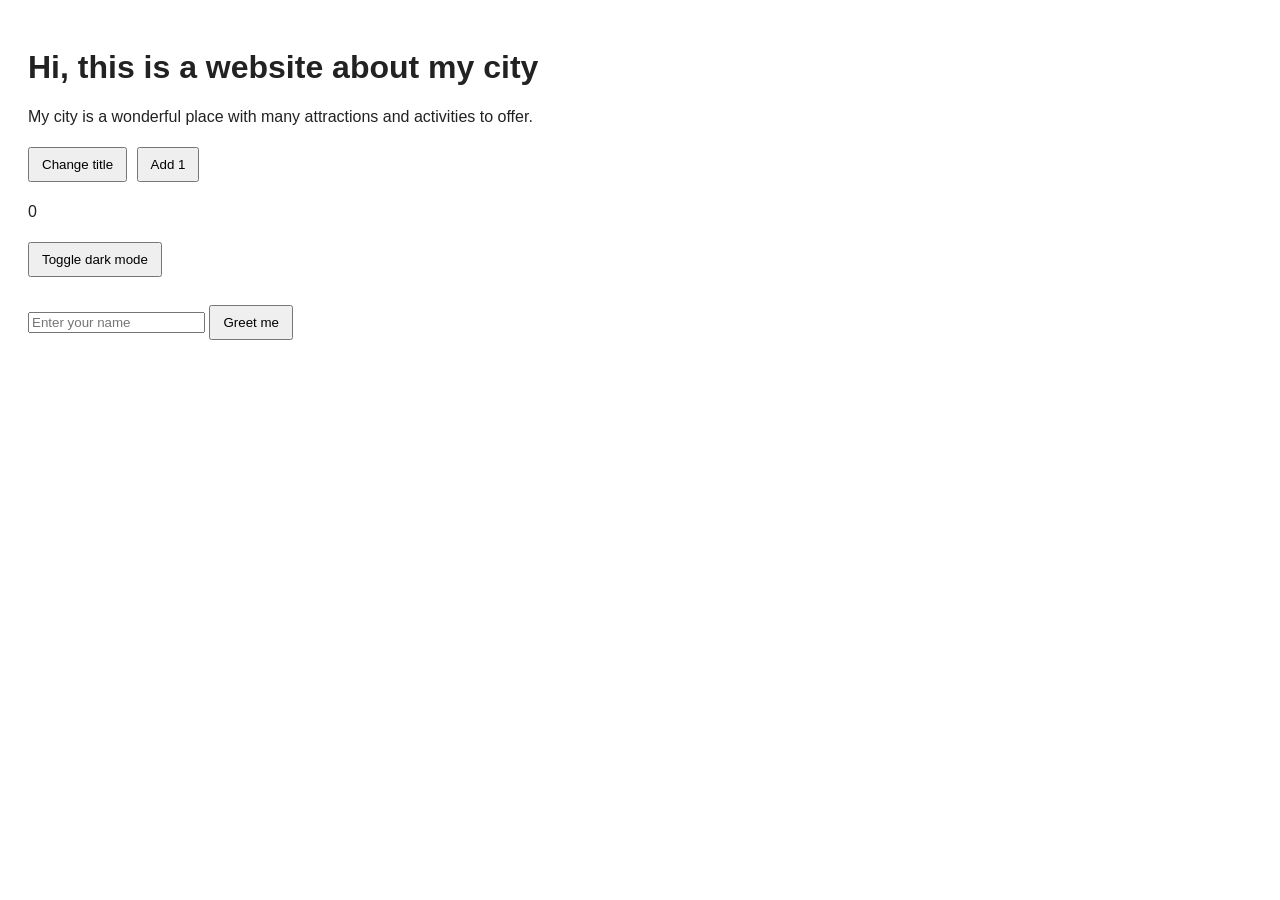
<file: class-3/homework/04_interactive_site/index.html>
<!--
Homework 4: A small interactive site
------------------------------------------------------------
TOPICS: HTML, CSS, JavaScript in separate files, the DOM, events

PROBLEM
Build a small site about anything you like: your hobby, your city, a favourite
food, a study plan. Keep it SIMPLE. We are checking that it works, not how big
it is. Three files: index.html, style.css, script.js (already linked below).

YOUR SITE NEEDS (all in the same page)
  1. A heading and a short paragraph about your topic.
  2. A "Change title" button that changes the heading text.
  3. A counter: a button that adds 1 to a number shown on the page each click.
  4. A dark mode button that switches a CSS class on the body
     (document.body.classList.toggle("dark")).
  5. A text input and a "Greet me" button that shows "Hello, <name>!" in a
     paragraph (input.value gives the text). If the input is empty, show
     "Please type your name".
  6. style.css: a few rules only (a font, colours, some spacing) plus a
     .dark class with different colours.

STRETCH (only if you want more)
  - A to-do list: type text, click Add, and the text appears in a list.

OPEN IT
  Mac:      open index.html        (or double-click the file)
  Windows:  start index.html       (or double-click the file)
  Open DevTools (Console) and make sure there are no red errors.

HINTS
  document.getElementById("id")   finds an element
  element.textContent = "..."     changes its text
  element.addEventListener("click", () => { ... })   runs code on a click
  input.value                     the text typed in an input box
------------------------------------------------------------
-->
<!DOCTYPE html>
<html>
  <head>
    <meta charset="utf-8" />
    <title>My site</title>
    <link rel="stylesheet" href="style.css" />
  </head>
  <body>
    <!-- Write your HTML below this line -->

    <h1>Hi, this is a website about my city</h1>
    <p>My city is a wonderful place with many attractions and activities to offer.</p>
    <button id="changeTitle">Change title</button>
    <button id="counter">Add 1</button>
    <p id="count">0</p>

    <button id="darkMode">Toggle dark mode</button>

    <br /><br />

    <input id="nameInput" type="text" placeholder="Enter your name" />
    <button id="greet">Greet me</button>
     <p id="greeting"> </p>
     


    <script src="script.js"></script>
  </body>
</html>
</file>
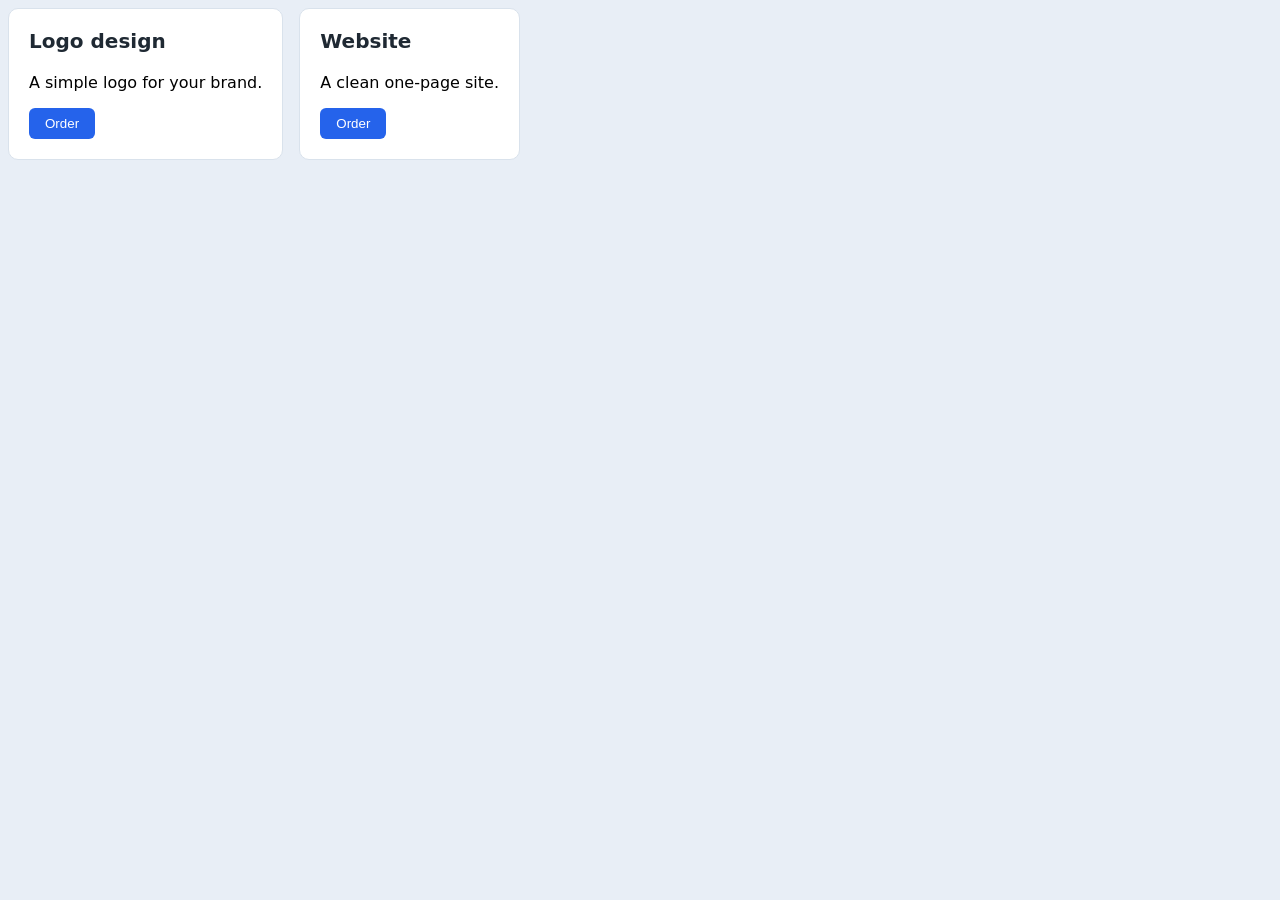
<file: class-5/live-practice/02_style_a_card/index.html>
<!--
Live practice 2: Change the style (10 minutes)
------------------------------------------------------------
TOPICS: color, background, font-size, border-radius

PROBLEM
The HTML and style.css are both done. Open index.html in the browser,
then change values in style.css. After each change: save, refresh.
  1. body: change the background colour of the page.
  2. h3: change the colour and the font-size.
  3. button: change the background colour.
  4. .card: change the border-radius (try 0px, then 30px).

TIP
  Try each value in DevTools (Inspect, Styles panel) before you write it.
  Colours: names (tomato, teal) or hex codes (#2563eb).

EXPECTED OUTPUT
  The same two cards, but with your own colours and sizes.
------------------------------------------------------------
-->
<!DOCTYPE html>
<html lang="en">
  <head>
    <meta charset="utf-8" />
    <meta name="viewport" content="width=device-width, initial-scale=1" />
    <title>Style a card</title>
    <link rel="stylesheet" href="style.css" />
  </head>
  <body>
    <div class="row">
      <div class="card">
        <h3>Logo design</h3>
        <p>A simple logo for your brand.</p>
        <button>Order</button>
      </div>
      <div class="card">
        <h3>Website</h3>
        <p>A clean one-page site.</p>
        <button>Order</button>
      </div>
    </div>
  </body>
</html>
</file>
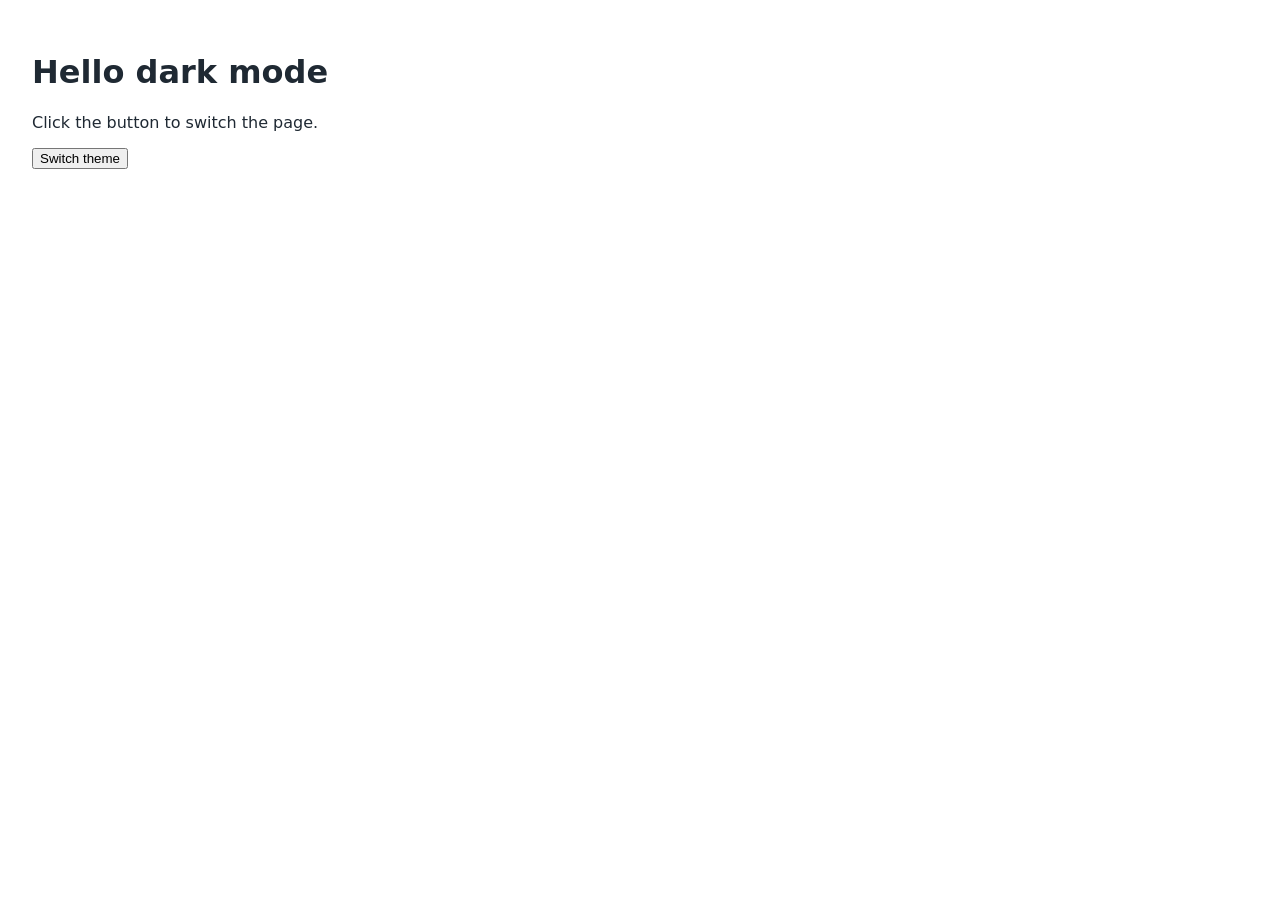
<file: class-5/live-practice/03_dark_mode/index.html>
<!--
Live practice 3: Change the dark mode (10 minutes)
------------------------------------------------------------
TOPICS: body.dark, background, color, classList.toggle

PROBLEM
The page and script.js already work. Open index.html in the browser and click
the button. Then change values below. After each change: save, refresh, click.
  1. In the <style> below: change the background of body.dark.
  2. Change the color of body.dark (the text colour).
  3. Change the button label (the text between <button> and </button>).

TIP
  JavaScript only switches the class "dark". The CSS does all the looks.

EXPECTED OUTPUT
  Your own dark colours and button label. No red errors in the Console.
------------------------------------------------------------
-->
<!DOCTYPE html>
<html lang="en">
  <head>
    <meta charset="utf-8" />
    <meta name="viewport" content="width=device-width, initial-scale=1" />
    <title>Dark mode</title>
    <style>
      body {
        font-family: system-ui, sans-serif;
        background: white;
        color: #1f2933;
        padding: 24px;
      }
      body.dark {
        background: #0f172a;     /* CHANGE ME: dark background */
        color: #f8fafc;          /* CHANGE ME: dark text colour */
      }
    </style>
  </head>
  <body>
    <h1>Hello dark mode</h1>
    <p>Click the button to switch the page.</p>
    <button id="theme-btn">Switch theme</button>   <!-- CHANGE ME: the label -->

    <script src="script.js"></script>
  </body>
</html>
</file>
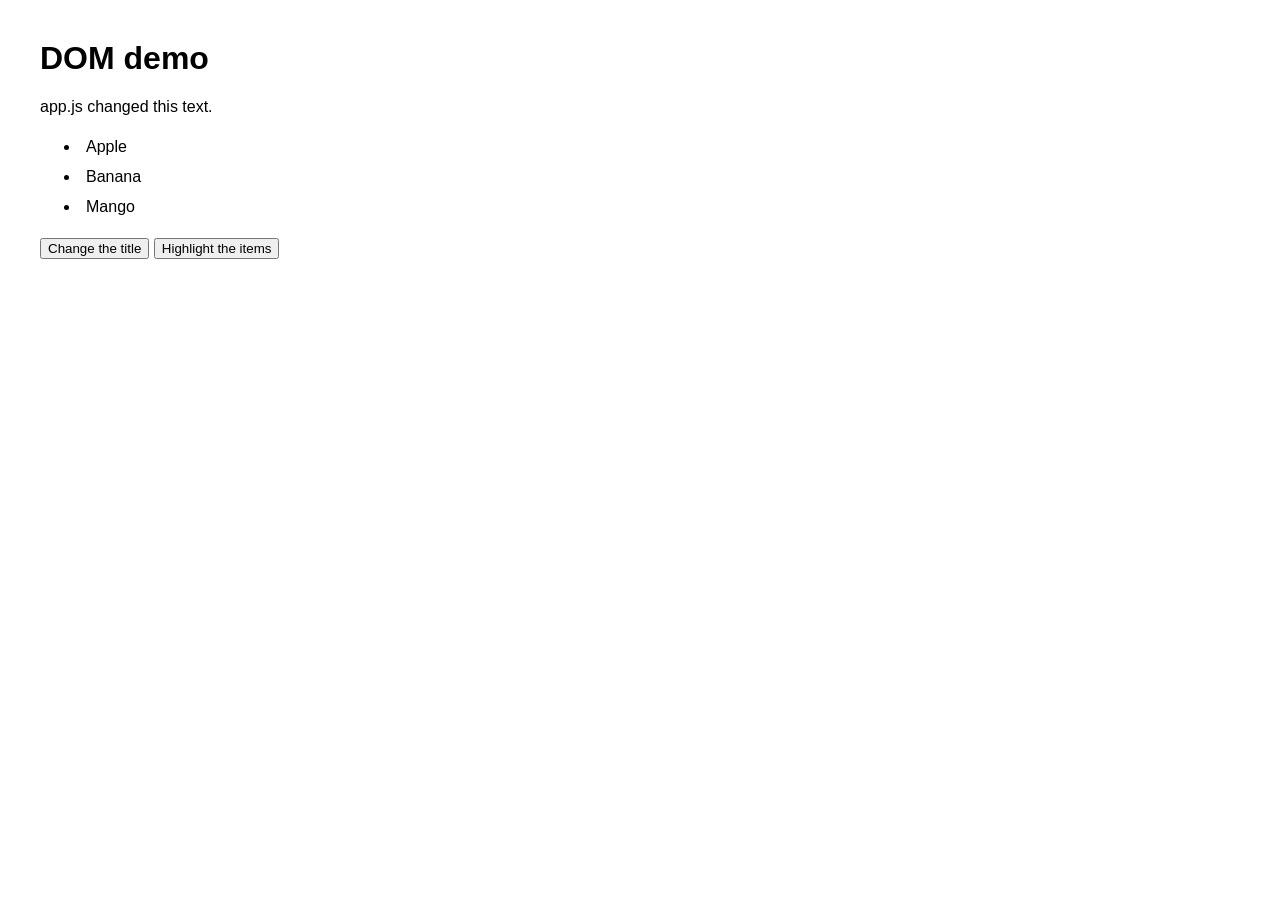
<file: class-3/docs/lecture/08_dom/index.html>
<!-- index.html - the DOM demo page. The JavaScript is in app.js. -->
<!DOCTYPE html>
<html>
  <head>
    <meta charset="utf-8" />
    <title>DOM demo</title>
    <style>
      body { font-family: Arial, sans-serif; margin: 40px; }
      .item { padding: 6px; }
      .highlight { background: gold; }   /* app.js adds and removes this class */
    </style>
  </head>
  <body>
    <h1 id="title">DOM demo</h1>
    <p id="info">Open the Console and read what app.js prints.</p>

    <ul>
      <li class="item">Apple</li>
      <li class="item">Banana</li>
      <li class="item">Mango</li>
    </ul>

    <button id="changeBtn">Change the title</button>
    <button id="highlightBtn">Highlight the items</button>

    <script src="app.js"></script>
  </body>
</html>
</file>
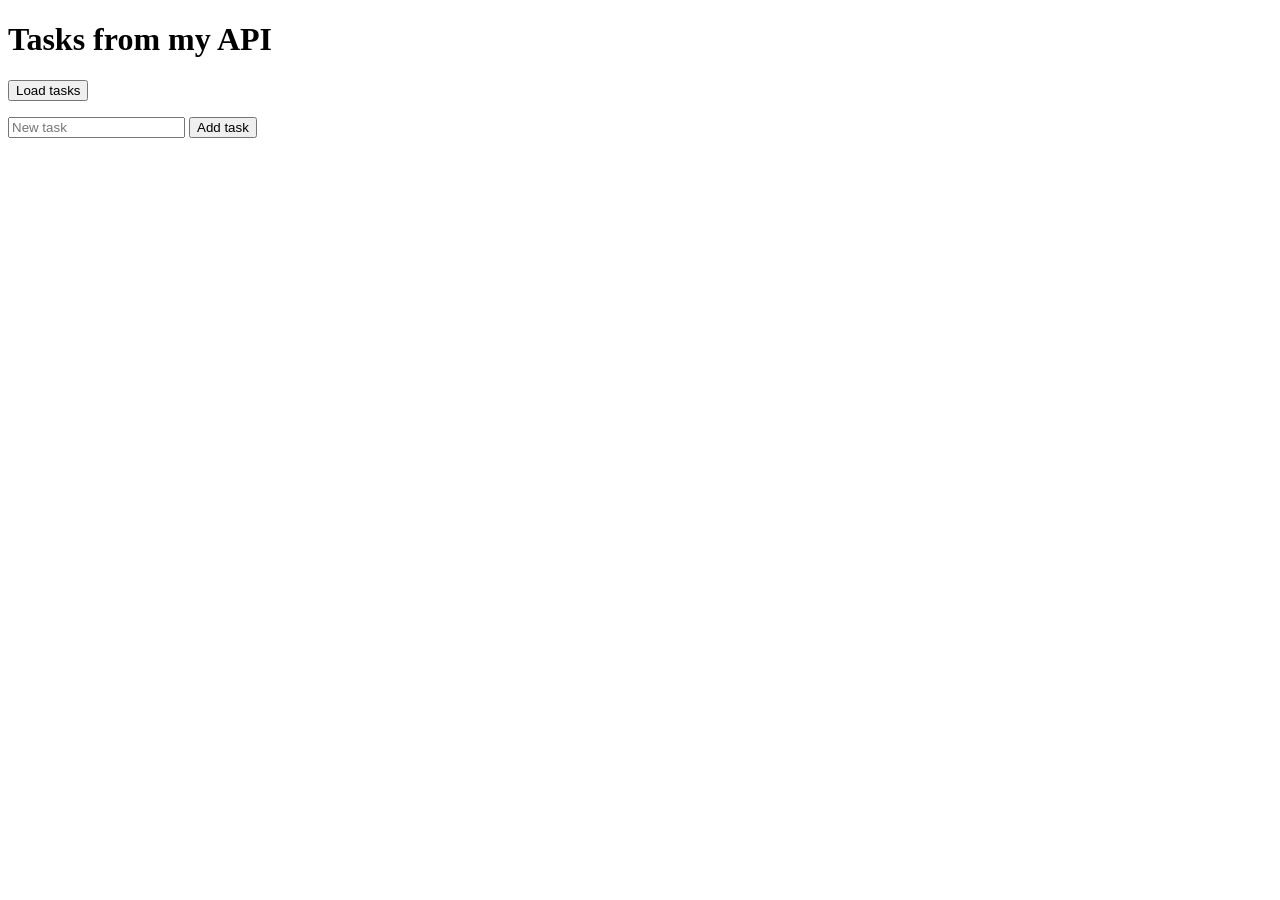
<file: class-4/docs/lecture/08_fetch_from_a_page/index.html>
<!DOCTYPE html>
<html>
  <head>
    <meta charset="UTF-8" />
    <title>Tasks from my API</title>
  </head>
  <body>
    <h1>Tasks from my API</h1>
    <button id="load">Load tasks</button>
    <ul id="list"></ul>

    <input id="title" placeholder="New task" />
    <button id="add">Add task</button>

    <script>
      const API = "http://127.0.0.1:8000";
      const list = document.getElementById("list");

      async function loadTasks() {
        const response = await fetch(API + "/tasks");
        const tasks = await response.json();
        list.innerHTML = "";
        for (const task of tasks) {
          const li = document.createElement("li");
          li.textContent = task.title + (task.done ? " (done)" : "");
          list.appendChild(li);
        }
      }

      async function addTask() {
        const input = document.getElementById("title");
        await fetch(API + "/tasks", {
          method: "POST",
          headers: { "Content-Type": "application/json" },
          body: JSON.stringify({ title: input.value }),
        });
        input.value = "";
        loadTasks();
      }

      document.getElementById("load").addEventListener("click", loadTasks);
      document.getElementById("add").addEventListener("click", addTask);
    </script>
  </body>
</html>
</file>
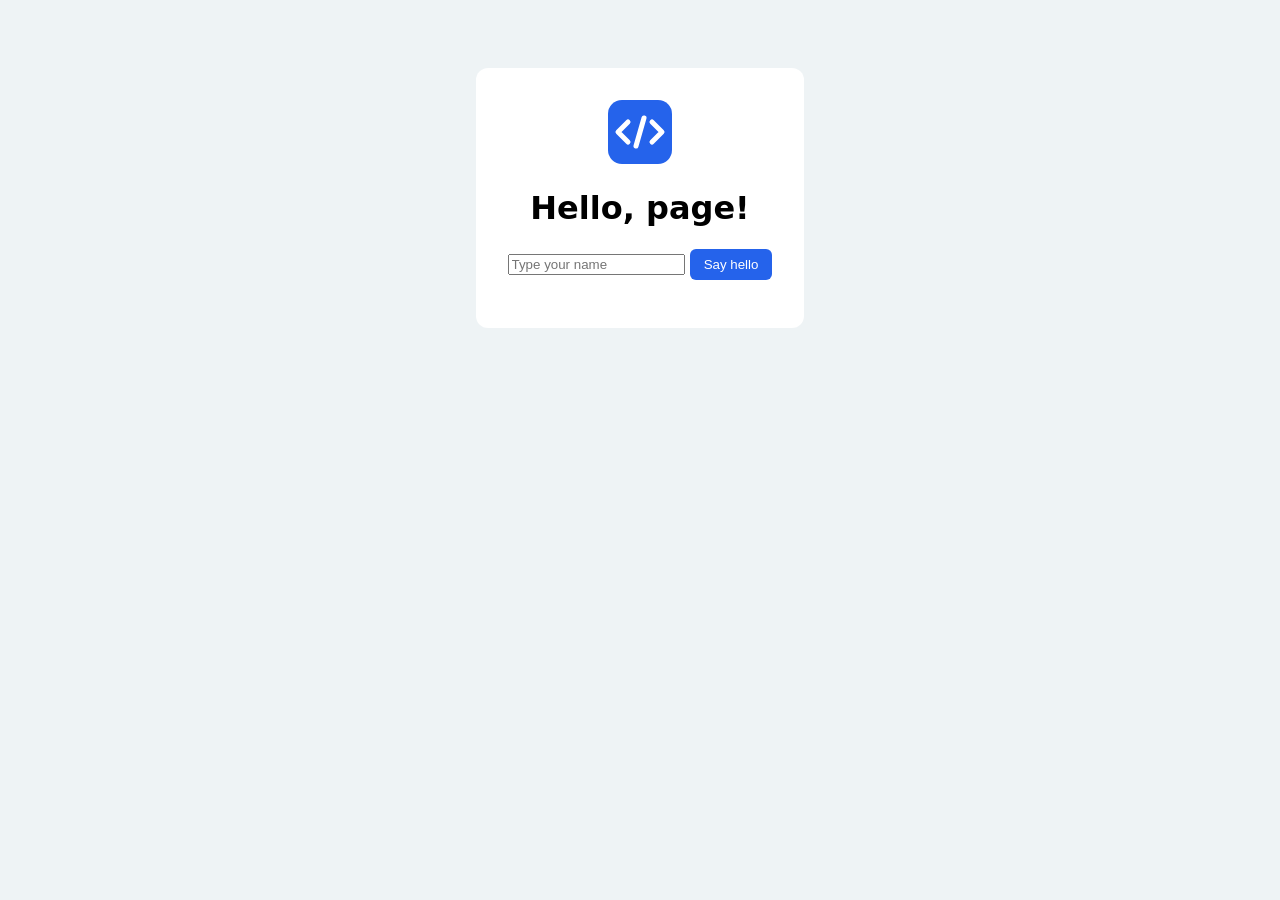
<file: class-5/docs/lecture/01_web_page/index.html>
<!DOCTYPE html>
<html lang="en">
  <head>
    <meta charset="utf-8" />
    <meta name="viewport" content="width=device-width, initial-scale=1" />
    <title>Hello page</title>
    <link rel="stylesheet" href="style.css" />
  </head>
  <body>
    <main class="box">
      <img src="images/logo.svg" alt="Logo" width="64" height="64" />
      <h1 id="title">Hello, page!</h1>
      <input id="name-input" type="text" placeholder="Type your name" />
      <button id="greet-btn">Say hello</button>
      <p id="output"></p>
    </main>

    <script src="script.js"></script>
  </body>
</html>
</file>
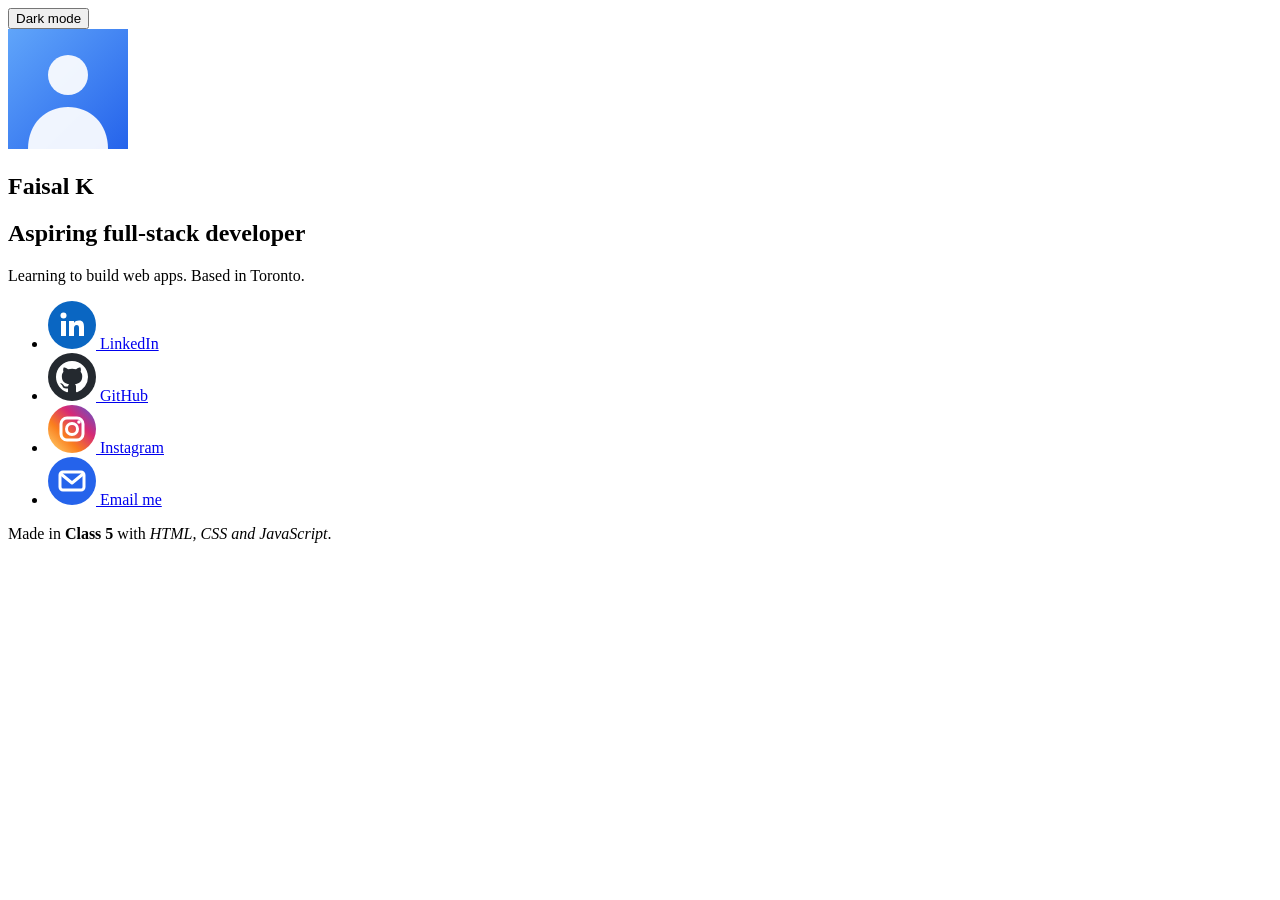
<file: class-5/docs/lecture/02_html/index.html>
<!DOCTYPE html>
<html lang="en">
  <head>
    <meta charset="utf-8" />
    <meta name="viewport" content="width=device-width, initial-scale=1" />
    <title>Faisal K | Links</title>
  </head>
  <body>
    <main class="page">
      <div class="top-bar">
        <button id="theme-btn" type="button">Dark mode</button>
      </div>

      <article class="card">
        <header class="profile">
          <img class="avatar" src="images/avatar.svg" alt="Photo of Faisal K" />
          <h1>Faisal K</h1>
          <h2 class="role">Aspiring full-stack developer</h2>
          <p class="bio">Learning to build web apps. Based in Toronto.</p>
        </header>

        <nav>
          <ul class="links">
            <li>
              <a class="link" href="https://www.linkedin.com/" target="_blank" rel="noopener">
                <img src="images/linkedin.svg" alt="" />
                <span>LinkedIn</span>
              </a>
            </li>
            <li>
              <a class="link" href="https://github.com/" target="_blank" rel="noopener">
                <img src="images/github.svg" alt="" />
                <span>GitHub</span>
              </a>
            </li>
            <li>
              <a class="link" href="https://www.instagram.com/" target="_blank" rel="noopener">
                <img src="images/instagram.svg" alt="" />
                <span>Instagram</span>
              </a>
            </li>
            <li>
              <a class="link" href="mailto:you@example.com">
                <img src="images/email.svg" alt="" />
                <span>Email me</span>
              </a>
            </li>
          </ul>
        </nav>

        <footer class="footer">
          <p>Made in <strong>Class 5</strong> with <em>HTML, CSS and JavaScript</em>.</p>
        </footer>
      </article>
    </main>
  </body>
</html>
</file>
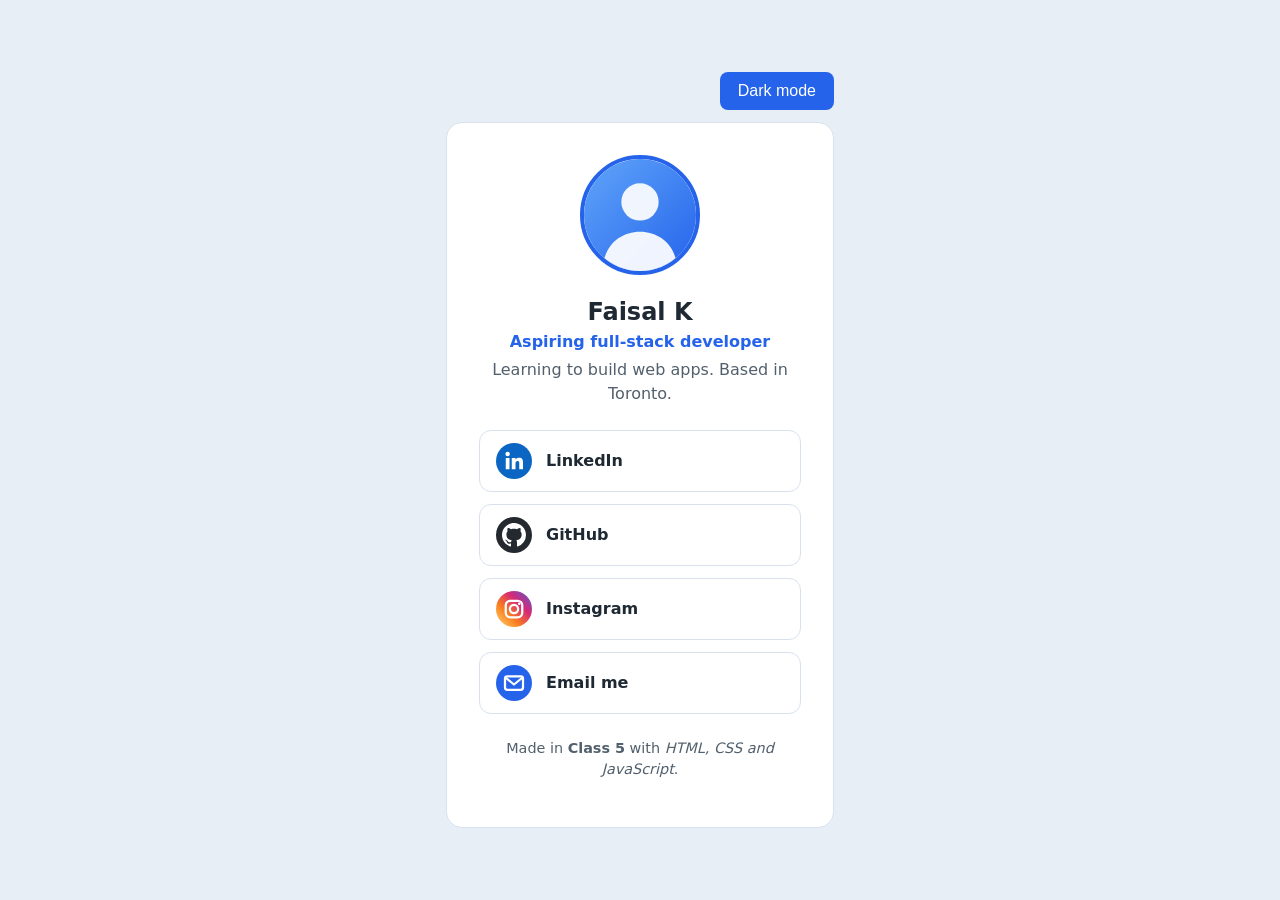
<file: class-5/docs/lecture/03_css/index.html>
<!DOCTYPE html>
<html lang="en">
  <head>
    <meta charset="utf-8" />
    <meta name="viewport" content="width=device-width, initial-scale=1" />
    <title>Faisal K | Links</title>
    <link rel="stylesheet" href="style.css" />
  </head>
  <body>
    <main class="page">
      <div class="top-bar">
        <button id="theme-btn" type="button">Dark mode</button>
      </div>

      <article class="card">
        <header class="profile">
          <img class="avatar" src="images/avatar.svg" alt="Photo of Faisal K" />
          <h1>Faisal K</h1>
          <h2 class="role">Aspiring full-stack developer</h2>
          <p class="bio">Learning to build web apps. Based in Toronto.</p>
        </header>

        <nav>
          <ul class="links">
            <li>
              <a class="link" href="https://www.linkedin.com/" target="_blank" rel="noopener">
                <img src="images/linkedin.svg" alt="" />
                <span>LinkedIn</span>
              </a>
            </li>
            <li>
              <a class="link" href="https://github.com/" target="_blank" rel="noopener">
                <img src="images/github.svg" alt="" />
                <span>GitHub</span>
              </a>
            </li>
            <li>
              <a class="link" href="https://www.instagram.com/" target="_blank" rel="noopener">
                <img src="images/instagram.svg" alt="" />
                <span>Instagram</span>
              </a>
            </li>
            <li>
              <a class="link" href="mailto:you@example.com">
                <img src="images/email.svg" alt="" />
                <span>Email me</span>
              </a>
            </li>
          </ul>
        </nav>

        <footer class="footer">
          <p>Made in <strong>Class 5</strong> with <em>HTML, CSS and JavaScript</em>.</p>
        </footer>
      </article>
    </main>
  </body>
</html>
</file>
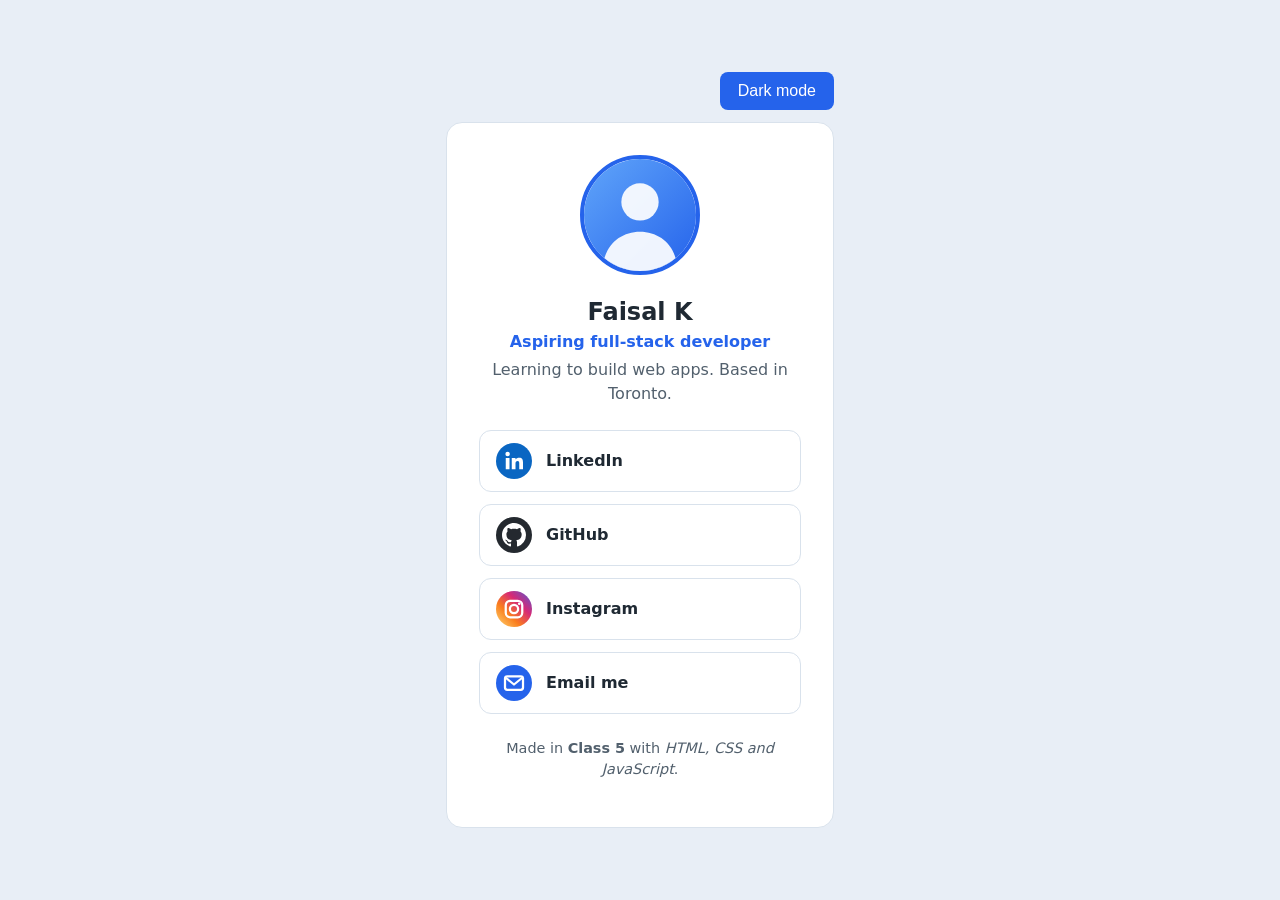
<file: class-5/docs/lecture/04_javascript/index.html>
<!DOCTYPE html>
<html lang="en">
  <head>
    <meta charset="utf-8" />
    <meta name="viewport" content="width=device-width, initial-scale=1" />
    <title>Faisal K | Links</title>
    <link rel="stylesheet" href="style.css" />
  </head>
  <body>
    <main class="page">
      <div class="top-bar">
        <button id="theme-btn" type="button">Dark mode</button>
      </div>

      <article class="card">
        <header class="profile">
          <img class="avatar" src="images/avatar.svg" alt="Photo of Faisal K" />
          <h1>Faisal K</h1>
          <h2 class="role">Aspiring full-stack developer</h2>
          <p class="bio">Learning to build web apps. Based in Toronto.</p>
        </header>

        <nav>
          <ul class="links">
            <li>
              <a class="link" href="https://www.linkedin.com/" target="_blank" rel="noopener">
                <img src="images/linkedin.svg" alt="" />
                <span>LinkedIn</span>
              </a>
            </li>
            <li>
              <a class="link" href="https://github.com/" target="_blank" rel="noopener">
                <img src="images/github.svg" alt="" />
                <span>GitHub</span>
              </a>
            </li>
            <li>
              <a class="link" href="https://www.instagram.com/" target="_blank" rel="noopener">
                <img src="images/instagram.svg" alt="" />
                <span>Instagram</span>
              </a>
            </li>
            <li>
              <a class="link" href="mailto:you@example.com">
                <img src="images/email.svg" alt="" />
                <span>Email me</span>
              </a>
            </li>
          </ul>
        </nav>

        <footer class="footer">
          <p>Made in <strong>Class 5</strong> with <em>HTML, CSS and JavaScript</em>.</p>
        </footer>
      </article>
    </main>

    <script src="script.js"></script>
  </body>
</html>
</file>
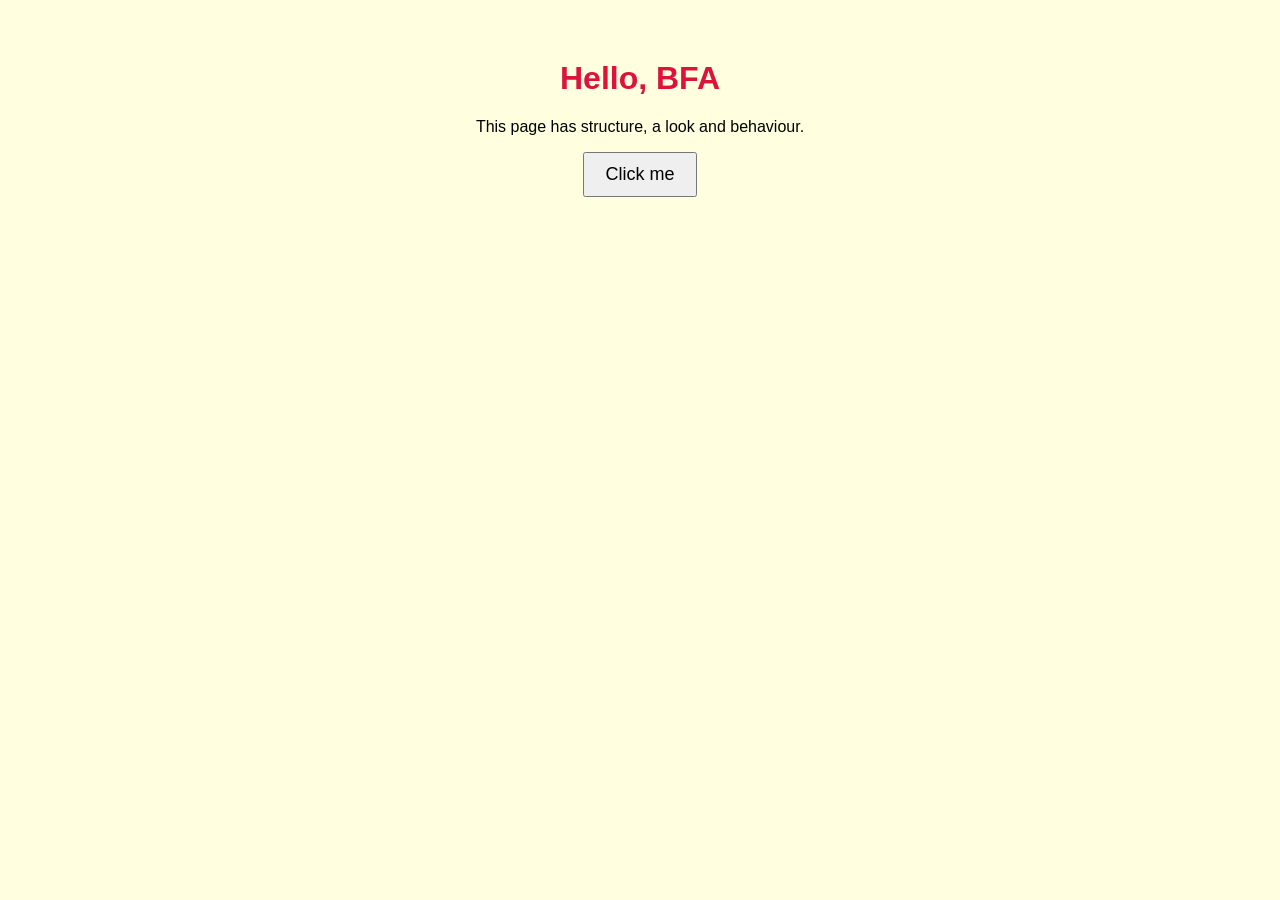
<file: class-3/docs/lecture/01_html_css_js/separate/index.html>
<!-- index.html - HTML: the structure (pillars and bricks) -->
<!-- It only says WHAT is on the page. It links the CSS and the JS files. -->
<!DOCTYPE html>
<html>
  <head>
    <meta charset="utf-8" />
    <title>My first page</title>
    <link rel="stylesheet" href="style.css" />   <!-- bring in the look -->
  </head>
  <body>
    <h1 id="title">Hello, BFA</h1>
    <p>This page has structure, a look and behaviour.</p>
    <button id="btn">Click me</button>

    <script src="script.js"></script>            <!-- bring in the behaviour -->
  </body>
</html>
</file>
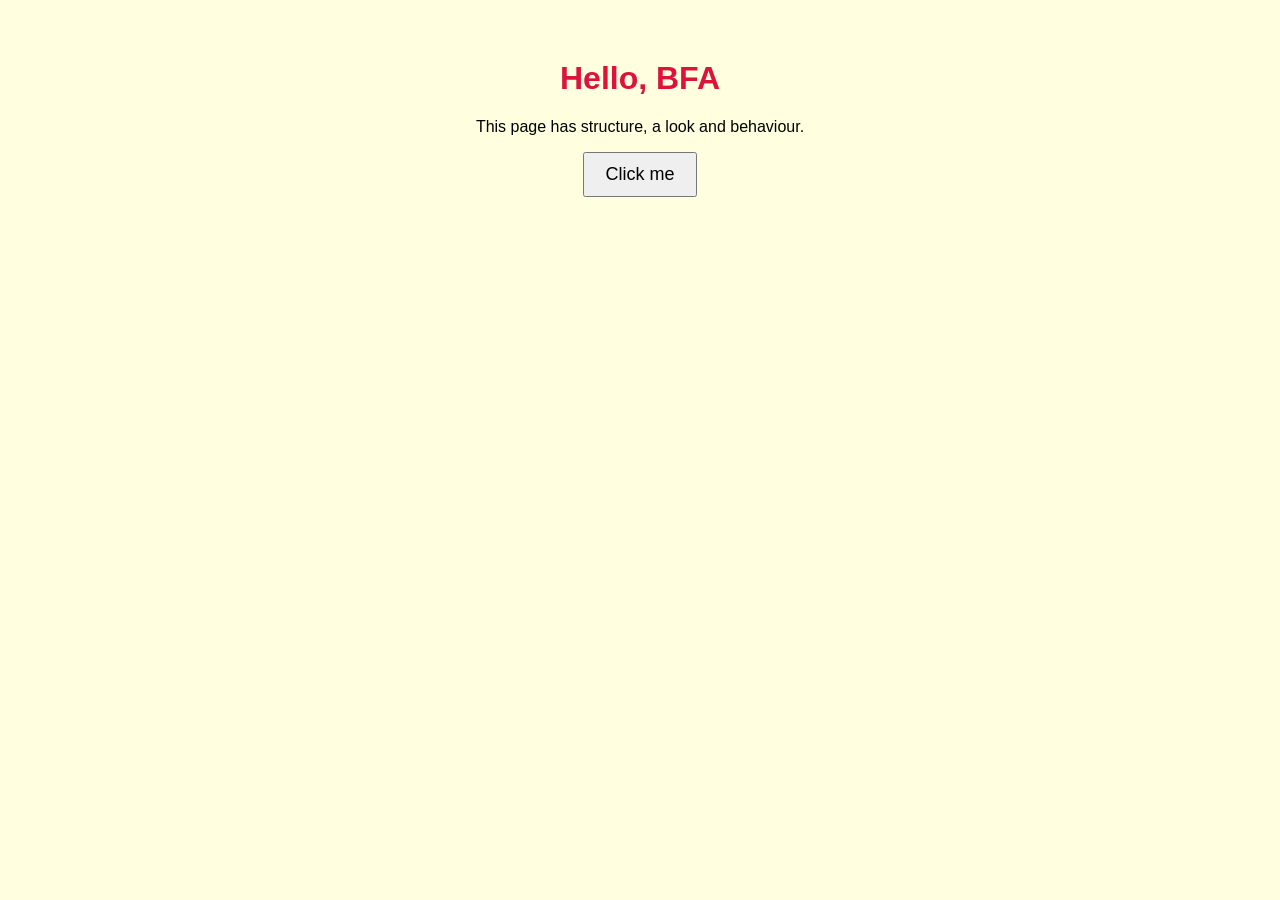
<file: class-3/docs/lecture/01_html_css_js/combined.html>
<!-- combined.html - the SAME page, with everything inside ONE file -->
<!-- HTML in the body, CSS in <style>, JavaScript in <script>. It works the same. -->
<!-- Fine for small demos. Real projects split into separate files (see the separate folder). -->
<!DOCTYPE html>
<html>
  <head>
    <meta charset="utf-8" />
    <title>My first page</title>

    <style>
      /* CSS: the look */
      body {
        font-family: Arial, sans-serif;
        background: lightyellow;
        text-align: center;
        margin-top: 60px;
      }
      h1 {
        color: crimson;
      }
      button {
        font-size: 18px;
        padding: 10px 20px;
        cursor: pointer;
      }
    </style>
  </head>
  <body>
    <!-- HTML: the structure -->
    <h1 id="title">Hello, BFA</h1>
    <p>This page has structure, a look and behaviour.</p>
    <button id="btn">Click me</button>

    <script>
      // JavaScript: the behaviour
      const title = document.querySelector("#title");
      const btn = document.querySelector("#btn");

      btn.addEventListener("click", () => {
        title.textContent = "You clicked the button!";
        console.log("button clicked");
      });
    </script>
  </body>
</html>
</file>
<file: class-3/homework/04_interactive_site/style.css>
/* Homework 4: style.css
   A few simple rules only: a font, colours and spacing.
   Add a .dark class for dark mode (different background and text colour). */

body {
  font-family: Arial, sans-serif;
  background: white;
  color: #222;
  padding: 20px;
}

button {
  margin: 5px 5px 5px 0;
  padding: 8px 12px;
}

body.dark {
  background: #1e1e1e;
  color: #f0f0f0;
}
</file>
<file: class-5/live-practice/02_style_a_card/style.css>
/* Live practice 2: change the values marked CHANGE ME, save, refresh. */

body {
  font-family: system-ui, sans-serif;
  background: #e8eef6;          /* CHANGE ME: page background colour */
}

.row {
  display: flex;
  gap: 16px;
}

.card {
  background: white;
  padding: 20px;
  border: 1px solid #d9e2ec;
  border-radius: 10px;          /* CHANGE ME: try 0px, then 30px */
  max-width: 300px;
}

h3 {
  margin-top: 0;
  color: #1f2933;               /* CHANGE ME: heading colour */
  font-size: 20px;              /* CHANGE ME: heading size */
}

button {
  background: #2563eb;          /* CHANGE ME: button colour */
  color: white;
  border: none;
  border-radius: 6px;
  padding: 8px 16px;
  cursor: pointer;
}

button:hover {
  opacity: 0.8;
}
</file>
<file: class-5/docs/lecture/01_web_page/style.css>
/* The CSS file: how the page looks. */
body {
  font-family: system-ui, sans-serif;
  background: #eef3f5;
  display: flex;
  justify-content: center;
  padding-top: 60px;
}

.box {
  background: white;
  padding: 32px;
  border-radius: 12px;
  text-align: center;
}

button {
  background: #2563eb;
  color: white;
  border: none;
  border-radius: 6px;
  padding: 8px 14px;
  cursor: pointer;
}
</file>
<file: class-5/docs/lecture/03_css/style.css>
/* ===== Part 1: the basics (colours, fonts, spacing) ===== */

/* Variables: one place to change a colour for the whole page */
:root {
  --bg: #e8eef6;
  --card: #ffffff;
  --text: #1f2933;
  --muted: #52606d;
  --brand: #2563eb;
  --border: #d9e2ec;
}

/* Make width and height include padding and border (easier maths) */
* {
  box-sizing: border-box;
}

body {
  margin: 0;
  font-family: system-ui, -apple-system, "Segoe UI", sans-serif;
  line-height: 1.5;
  background: var(--bg);
  color: var(--text);
}

.card {
  background: var(--card);
  border: 1px solid var(--border);
  border-radius: 16px;
  padding: 32px;
  text-align: center;
}

.avatar {
  width: 120px;
  height: 120px;
  border-radius: 50%;       /* 50% turns a square into a circle */
  object-fit: cover;        /* crop the photo, do not squash it */
  border: 4px solid var(--brand);
}

h1 {
  margin: 12px 0 0;
}

.role {
  margin: 0;
  font-size: 1rem;
  color: var(--brand);
}

.bio {
  color: var(--muted);
  margin: 4px 0 24px;
}

.link {
  padding: 12px 16px;
  border: 1px solid var(--border);
  border-radius: 12px;
  color: var(--text);
  font-weight: 600;
  text-decoration: none;    /* no underline */
}

.link:hover {
  border-color: var(--brand);
}

.link img {
  width: 36px;
  height: 36px;
}

.footer {
  margin-top: 24px;
  color: var(--muted);
  font-size: 0.9rem;
}

button {
  background: var(--brand);
  color: white;
  border: none;
  border-radius: 8px;
  padding: 10px 18px;
  font-size: 1rem;
  cursor: pointer;
}

button:hover {
  opacity: 0.85;
}

/* ===== Part 2: layout (flexbox, width, phones) ===== */

/* Centre the card in the window */
body {
  min-height: 100vh;
  display: flex;
  justify-content: center;
  align-items: center;
}

.page {
  width: 100%;
  max-width: 420px;
  padding: 16px;
}

/* Put the theme button on the right */
.top-bar {
  display: flex;
  justify-content: flex-end;
  margin-bottom: 12px;
}

/* A column of links: remove the bullets, space the rows */
.links {
  list-style: none;
  margin: 0;
  padding: 0;
  display: flex;
  flex-direction: column;
  gap: 12px;
}

/* Inside one link: icon on the left, label next to it */
.link {
  display: flex;
  align-items: center;
  gap: 14px;
}

/* On very small phones: less padding */
@media (max-width: 380px) {
  .card {
    padding: 20px;
  }
}
</file>
<file: class-5/docs/lecture/04_javascript/style.css>
/* ===== Part 1: the basics (colours, fonts, spacing) ===== */

/* Variables: one place to change a colour for the whole page */
:root {
  --bg: #e8eef6;
  --card: #ffffff;
  --text: #1f2933;
  --muted: #52606d;
  --brand: #2563eb;
  --border: #d9e2ec;
}

/* Make width and height include padding and border (easier maths) */
* {
  box-sizing: border-box;
}

body {
  margin: 0;
  font-family: system-ui, -apple-system, "Segoe UI", sans-serif;
  line-height: 1.5;
  background: var(--bg);
  color: var(--text);
}

.card {
  background: var(--card);
  border: 1px solid var(--border);
  border-radius: 16px;
  padding: 32px;
  text-align: center;
}

.avatar {
  width: 120px;
  height: 120px;
  border-radius: 50%;       /* 50% turns a square into a circle */
  object-fit: cover;        /* crop the photo, do not squash it */
  border: 4px solid var(--brand);
}

h1 {
  margin: 12px 0 0;
}

.role {
  margin: 0;
  font-size: 1rem;
  color: var(--brand);
}

.bio {
  color: var(--muted);
  margin: 4px 0 24px;
}

.link {
  padding: 12px 16px;
  border: 1px solid var(--border);
  border-radius: 12px;
  color: var(--text);
  font-weight: 600;
  text-decoration: none;    /* no underline */
}

.link:hover {
  border-color: var(--brand);
}

.link img {
  width: 36px;
  height: 36px;
}

.footer {
  margin-top: 24px;
  color: var(--muted);
  font-size: 0.9rem;
}

button {
  background: var(--brand);
  color: white;
  border: none;
  border-radius: 8px;
  padding: 10px 18px;
  font-size: 1rem;
  cursor: pointer;
}

button:hover {
  opacity: 0.85;
}

/* ===== Part 2: layout (flexbox, width, phones) ===== */

/* Centre the card in the window */
body {
  min-height: 100vh;
  display: flex;
  justify-content: center;
  align-items: center;
}

.page {
  width: 100%;
  max-width: 420px;
  padding: 16px;
}

/* Put the theme button on the right */
.top-bar {
  display: flex;
  justify-content: flex-end;
  margin-bottom: 12px;
}

/* A column of links: remove the bullets, space the rows */
.links {
  list-style: none;
  margin: 0;
  padding: 0;
  display: flex;
  flex-direction: column;
  gap: 12px;
}

/* Inside one link: icon on the left, label next to it */
.link {
  display: flex;
  align-items: center;
  gap: 14px;
}

/* On very small phones: less padding */
@media (max-width: 380px) {
  .card {
    padding: 20px;
  }
}

/* ===== Part 3: made for JavaScript (dark mode) ===== */

/* JavaScript adds the class "dark" to <body>. We only swap the variables. */
body.dark {
  --bg: #0f172a;
  --card: #1e293b;
  --text: #e2e8f0;
  --muted: #94a3b8;
  --brand: #60a5fa;
  --border: #334155;
}
</file>
<file: class-3/docs/lecture/01_html_css_js/separate/style.css>
/* style.css - CSS: the look (paint and interior) */
/* It says HOW things look. Delete the link in index.html and this all disappears. */
body {
  font-family: Arial, sans-serif;
  background: lightyellow;
  text-align: center;
  margin-top: 60px;
}

h1 {
  color: crimson;
}

button {
  font-size: 18px;
  padding: 10px 20px;
  cursor: pointer;
}
</file>
